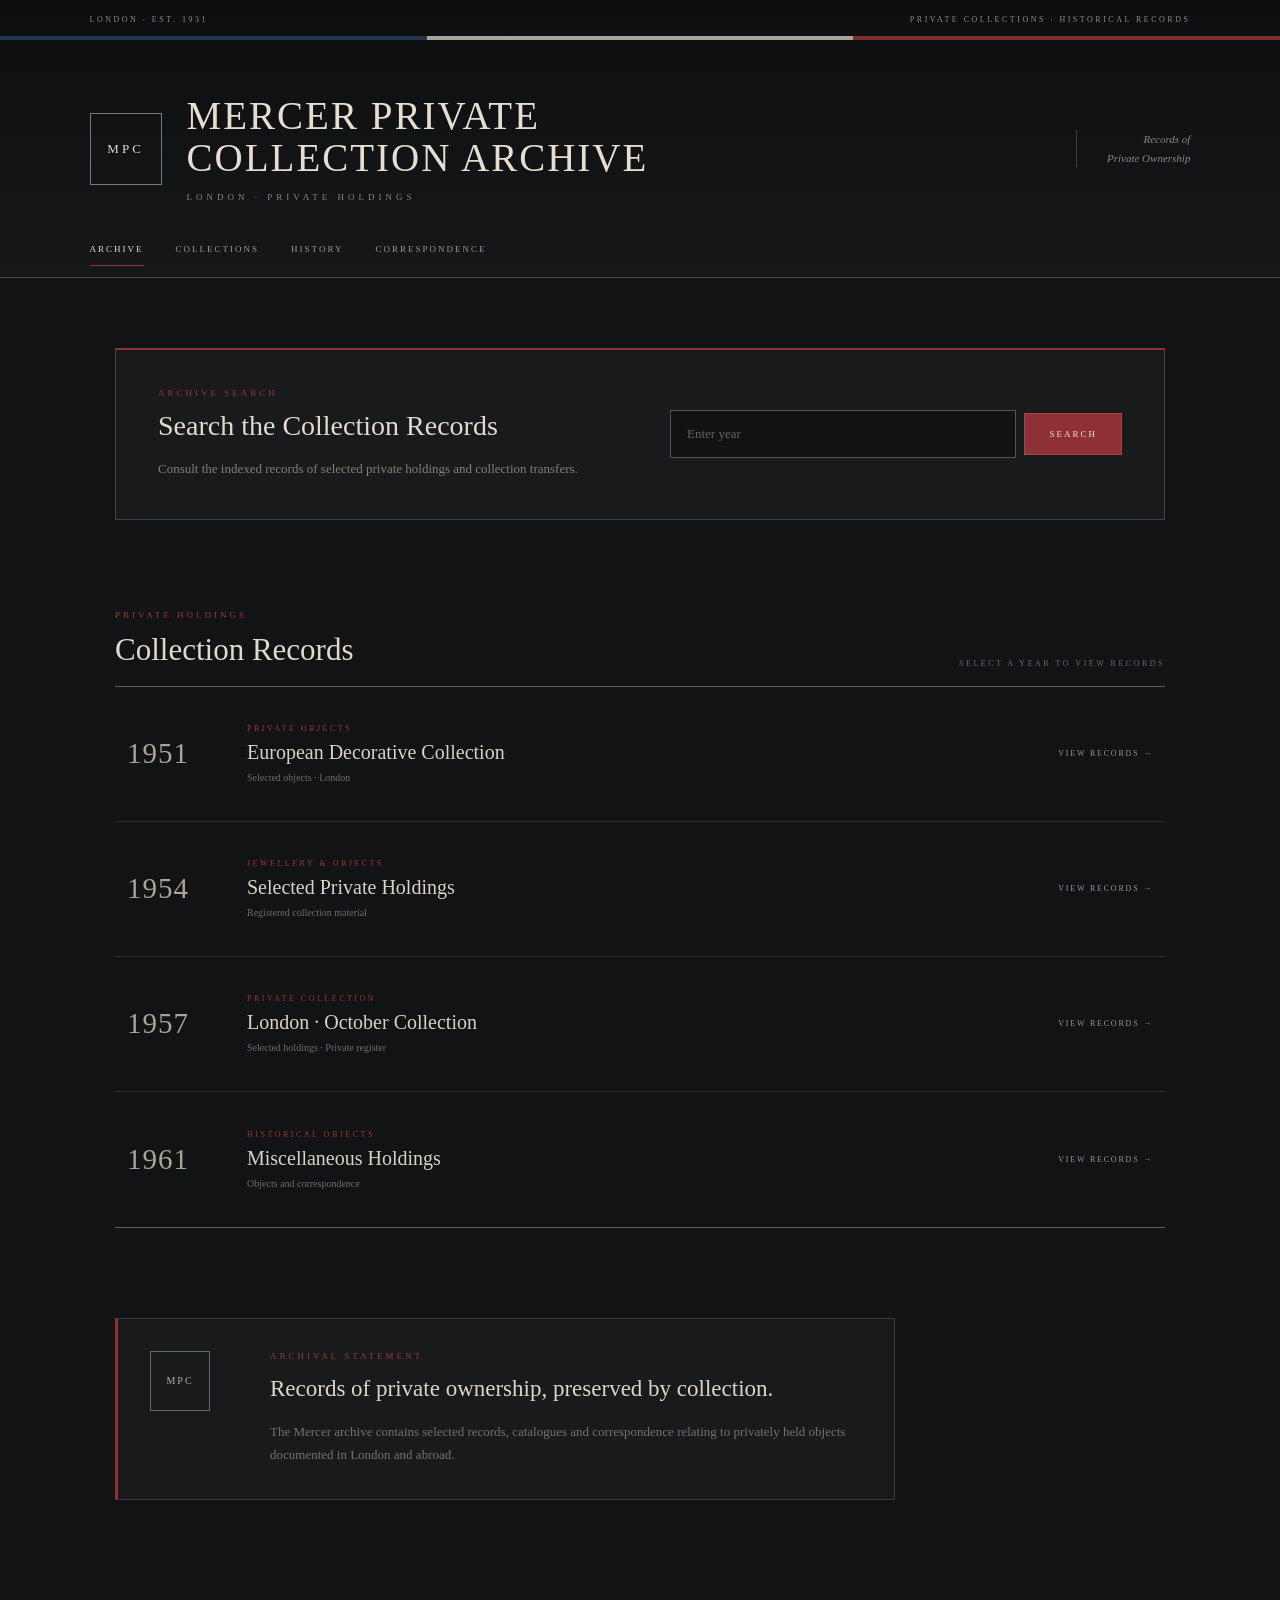
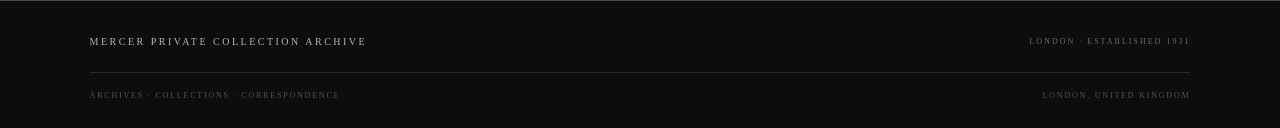
<file: index.html>
<!DOCTYPE html>
<html lang="en">

<head>
    <meta charset="UTF-8">
    <meta name="viewport" content="width=device-width, initial-scale=1.0">

    <title>Mercer Private Collection Archive</title>

    <link rel="stylesheet" href="style.css">
</head>

<body>

<header>

    <div class="top-line">
        <span>LONDON · EST. 1931</span>
        <span>PRIVATE COLLECTIONS · HISTORICAL RECORDS</span>
    </div>

    <div class="british-line">
        <span class="blue"></span>
        <span class="white"></span>
        <span class="red"></span>
    </div>


    <div class="header-content">

        <div class="archive-mark">
            MPC
        </div>

        <div class="title-block">

            <h1>
                Mercer Private<br>
                Collection Archive
            </h1>

            <p>
                LONDON · PRIVATE HOLDINGS
            </p>

        </div>

        <div class="header-note">
            Records of<br>
            Private Ownership
        </div>

    </div>


    <nav>

        <a href="index.html" class="active">
            ARCHIVE
        </a>

        <a href="#">
            COLLECTIONS
        </a>

        <a href="#">
            HISTORY
        </a>

        <a href="#">
            CORRESPONDENCE
        </a>

    </nav>

</header>


<main>


    <!-- ARCHIVE SEARCH -->

    <section class="search-panel">

        <div class="search-intro">

            <p class="eyebrow">
                ARCHIVE SEARCH
            </p>

            <h2>
                Search the Collection Records
            </h2>

            <p class="search-description">
                Consult the indexed records of selected private
                holdings and collection transfers.
            </p>

        </div>


        <div class="search-box">

            <input
                type="text"
                id="yearInput"
                placeholder="Enter year"
            >

            <button onclick="searchArchive()">
                SEARCH
            </button>

        </div>

    </section>


    <p id="searchMessage" class="search-message"></p>



    <!-- COLLECTION RECORDS -->

    <section class="records">

        <div class="section-heading">

            <div>
                <p class="eyebrow">
                    PRIVATE HOLDINGS
                </p>

                <h2>
                    Collection Records
                </h2>
            </div>

            <span>
                SELECT A YEAR TO VIEW RECORDS
            </span>

        </div>


        <div class="record-list">


            <!-- 1951 -->

            <div class="record-entry">

                <div class="record-year">
                    1951
                </div>

                <div class="record-info">

                    <p>
                        PRIVATE OBJECTS
                    </p>

                    <h3>
                        European Decorative Collection
                    </h3>

                    <span>
                        Selected objects · London
                    </span>

                </div>

                <a href="#">
                    VIEW RECORDS →
                </a>

            </div>



            <!-- 1954 -->

            <div class="record-entry">

                <div class="record-year">
                    1954
                </div>

                <div class="record-info">

                    <p>
                        JEWELLERY & OBJECTS
                    </p>

                    <h3>
                        Selected Private Holdings
                    </h3>

                    <span>
                        Registered collection material
                    </span>

                </div>

                <a href="#">
                    VIEW RECORDS →
                </a>

            </div>



            <!-- 1957 -->

            <div class="record-entry">

                <div class="record-year">
                    1957
                </div>

                <div class="record-info">

                    <p>
                        PRIVATE COLLECTION
                    </p>

                    <h3>
                        London · October Collection
                    </h3>

                    <span>
                        Selected holdings · Private register
                    </span>

                </div>

                <a href="catalogue-1957.html">
                    VIEW RECORDS →
                </a>

            </div>



            <!-- 1961 -->

            <div class="record-entry">

                <div class="record-year">
                    1961
                </div>

                <div class="record-info">

                    <p>
                        HISTORICAL OBJECTS
                    </p>

                    <h3>
                        Miscellaneous Holdings
                    </h3>

                    <span>
                        Objects and correspondence
                    </span>

                </div>

                <a href="#">
                    VIEW RECORDS →
                </a>

            </div>

        </div>

    </section>



    <!-- ARCHIVE NOTE -->

    <section class="archive-note">

        <div class="note-mark">
            MPC
        </div>

        <div>

            <p class="eyebrow">
                ARCHIVAL STATEMENT
            </p>

            <h2>
                Records of private ownership,
                preserved by collection.
            </h2>

            <p>
                The Mercer archive contains selected records,
                catalogues and correspondence relating to
                privately held objects documented in London
                and abroad.
            </p>

        </div>

    </section>


</main>



<footer>

    <div class="footer-main">

        <div>
            MERCER PRIVATE COLLECTION ARCHIVE
        </div>

        <span>
            LONDON · ESTABLISHED 1931
        </span>

    </div>


    <div class="footer-bottom">

        <span>
            ARCHIVES · COLLECTIONS · CORRESPONDENCE
        </span>

        <span>
            LONDON, UNITED KINGDOM
        </span>

    </div>

</footer>



<script>

const archive = {

    "1951": "#",

    "1954": "#",

    "1957": "catalogue-1957.html",

    "1961": "#"

};


function searchArchive() {

    const year =
        document.getElementById("yearInput")
        .value
        .trim();

    const message =
        document.getElementById("searchMessage");


    if (archive[year]) {

        if (archive[year] === "#") {

            message.textContent =
                "No digitised catalogue is currently available for this year.";

        } else {

            window.location.href =
                archive[year];

        }

        return;
    }


    message.textContent =
        "No catalogue record was found for this year.";

}


document
    .getElementById("yearInput")
    .addEventListener("keydown", function(event) {

        if (event.key === "Enter") {

            searchArchive();

        }

    });

</script>


</body>
</html>
</file>
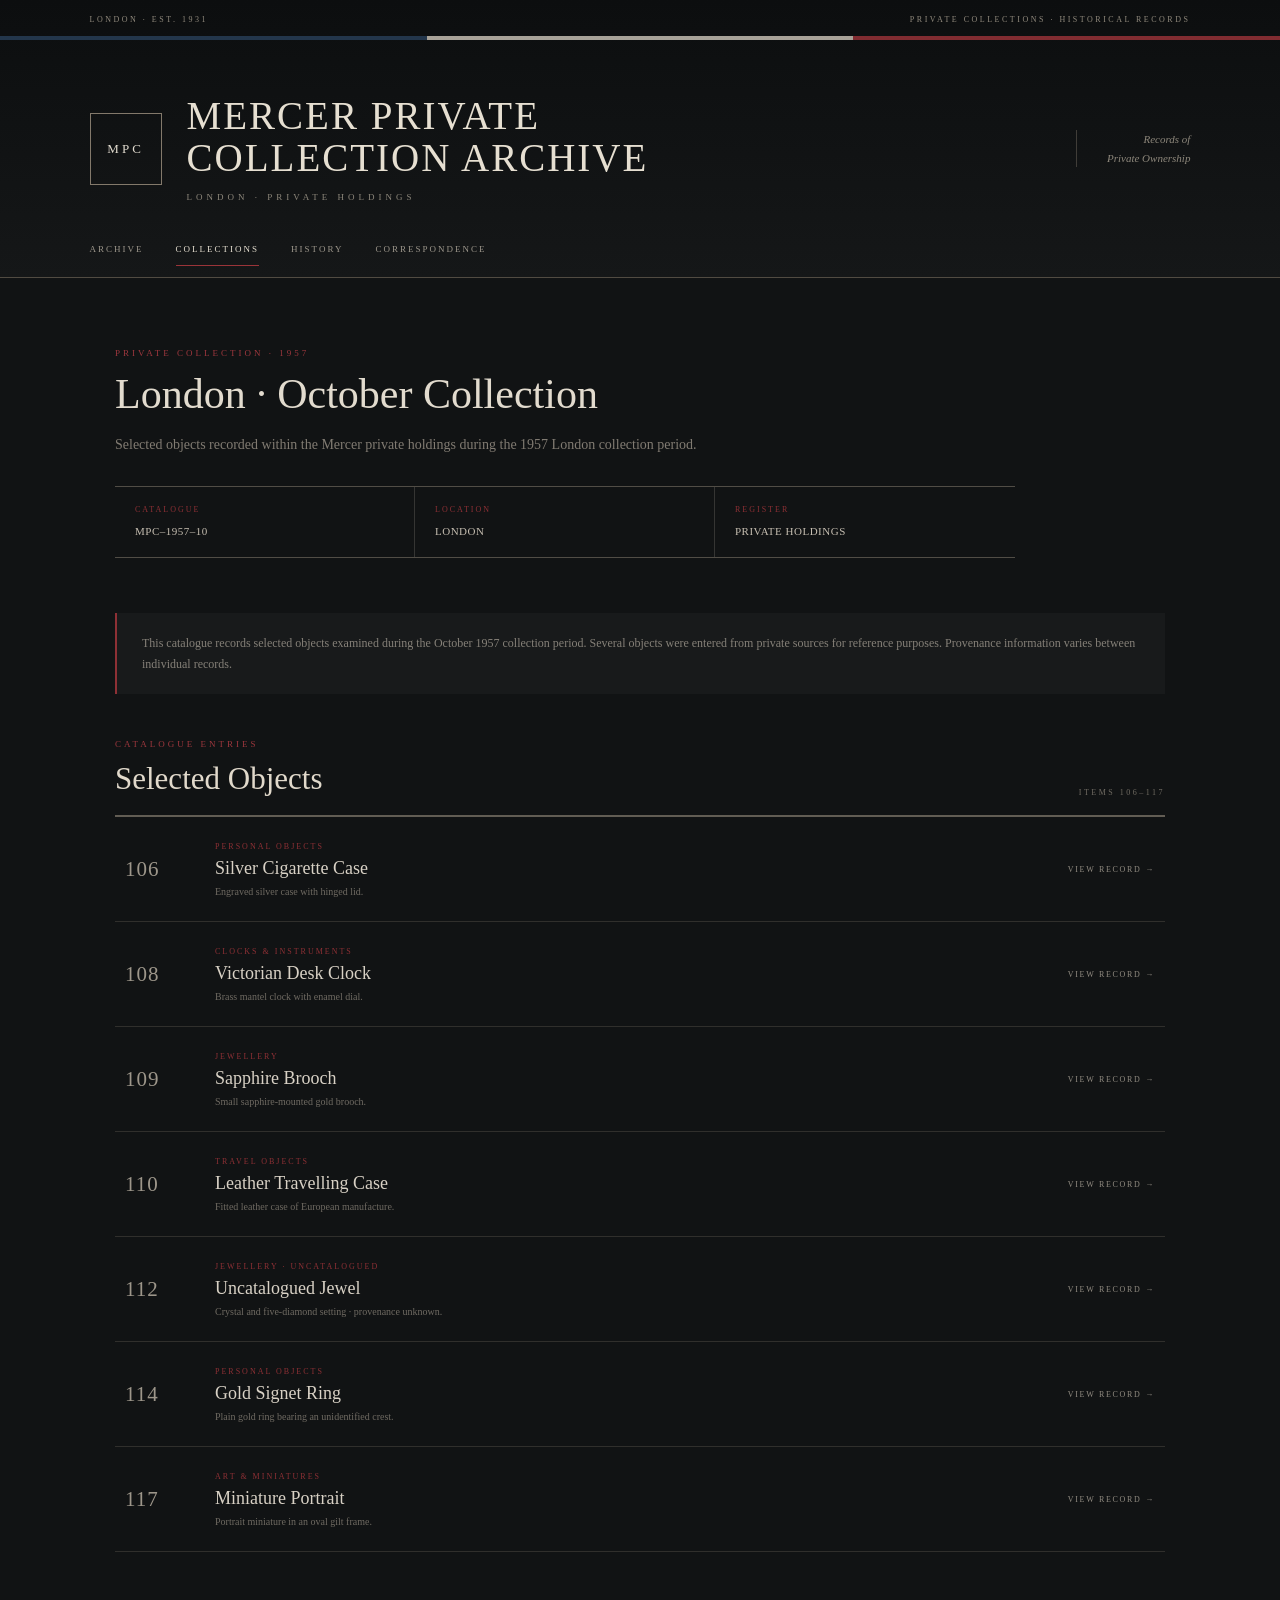
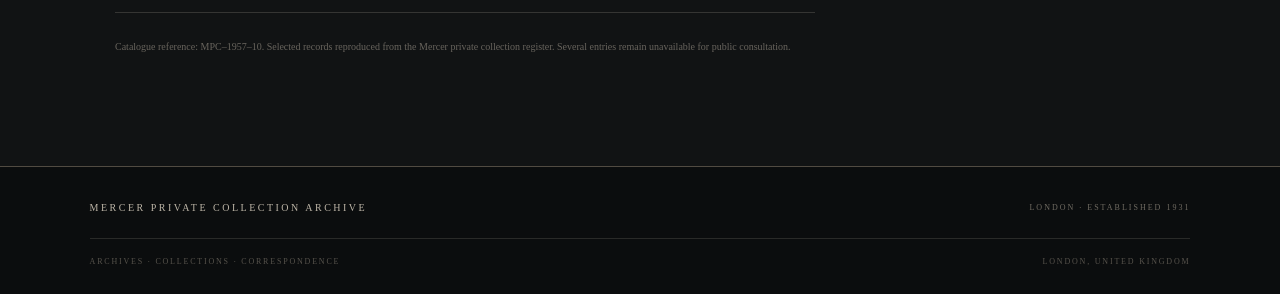
<file: catalogue-1957.html>
<!DOCTYPE html>
<html lang="en">

<head>
    <meta charset="UTF-8">
    <meta name="viewport" content="width=device-width, initial-scale=1.0">

    <title>1957 Catalogue — Mercer Private Collection Archive</title>

    <link rel="stylesheet" href="style.css">

    <style>

        /* =========================================
           1957 CATALOGUE
           ========================================= */

        .catalogue-header {
            max-width: 900px;
            margin-bottom: 55px;
        }

        .catalogue-header h2 {
            margin: 0;

            color: #e2dbce;

            font-size: 42px;
            font-weight: normal;

            line-height: 1.15;
        }

        .catalogue-header .subtitle {
            margin: 14px 0 0;

            color: #817b72;

            font-size: 14px;
            line-height: 1.7;
        }


        /* CATALOGUE IDENTIFICATION */

        .catalogue-meta {
            display: grid;

            grid-template-columns: repeat(3, 1fr);

            margin-top: 30px;

            border-top: 1px solid #514d46;
            border-bottom: 1px solid #514d46;
        }

        .catalogue-meta div {
            padding: 18px 20px;

            border-right: 1px solid #353533;
        }

        .catalogue-meta div:last-child {
            border-right: none;
        }

        .catalogue-meta span {
            display: block;

            margin-bottom: 7px;

            color: #8e3035;

            font-size: 8px;
            letter-spacing: 2px;
        }

        .catalogue-meta strong {
            color: #c6beb1;

            font-size: 11px;
            font-weight: normal;
            letter-spacing: 0.5px;
        }


        /* ARCHIVAL NOTICE */

        .catalogue-notice {
            margin: 45px 0;

            padding: 20px 25px;

            background: #181a1b;

            border-left: 2px solid #8e3035;

            color: #858078;

            font-size: 12px;
            line-height: 1.7;
        }


        /* LOT LIST */

        .lot-list {
            border-top: 1px solid #625d54;
        }

        .lot {
            display: grid;

            grid-template-columns: 90px 1fr 150px;

            align-items: center;

            min-height: 105px;

            padding: 20px 10px;

            border-bottom: 1px solid #302f2c;

            transition: background 0.25s ease;
        }

        .lot:hover {
            background: #181a1b;
        }


        .lot-number {
            color: #9d968a;

            font-size: 21px;
            letter-spacing: 1px;
        }


        .lot-info .category {
            margin: 0 0 7px;

            color: #8e3035;

            font-size: 8px;
            letter-spacing: 2px;

            text-transform: uppercase;
        }


        .lot-info h3 {
            margin: 0;

            color: #d8d1c5;

            font-size: 18px;
            font-weight: normal;
        }


        .lot-info p {
            margin: 7px 0 0;

            color: #6f6a62;

            font-size: 10px;
        }


        .lot > a {
            color: #928c82;

            font-size: 8px;
            letter-spacing: 1.7px;

            text-align: right;

            text-decoration: none;
        }


        .lot > a:hover {
            color: #bd464b;
        }


        /* ITEM 112 */


        /* CATALOGUE FOOTNOTE */

        .catalogue-footnote {
            max-width: 700px;

            margin-top: 60px;

            padding-top: 25px;

            border-top: 1px solid #353533;

            color: #68645d;

            font-size: 10px;
            line-height: 1.8;
        }


        @media (max-width: 700px) {

            .catalogue-header h2 {
                font-size: 34px;
            }

            .catalogue-meta {
                grid-template-columns: 1fr;
            }

            .catalogue-meta div {
                border-right: none;
                border-bottom: 1px solid #353533;
            }

            .catalogue-meta div:last-child {
                border-bottom: none;
            }

            .lot {
                grid-template-columns: 65px 1fr;
                gap: 12px;
            }

            .lot > a {
                grid-column: 2;

                text-align: left;

                margin-top: 8px;
            }

        }

    </style>

</head>


<body>


<header>

    <div class="top-line">
        <span>LONDON · EST. 1931</span>
        <span>PRIVATE COLLECTIONS · HISTORICAL RECORDS</span>
    </div>


    <div class="british-line">
        <span class="blue"></span>
        <span class="white"></span>
        <span class="red"></span>
    </div>


    <div class="header-content">

        <div class="archive-mark">
            MPC
        </div>

        <div class="title-block">

            <h1>
                Mercer Private<br>
                Collection Archive
            </h1>

            <p>
                LONDON · PRIVATE HOLDINGS
            </p>

        </div>

        <div class="header-note">
            Records of<br>
            Private Ownership
        </div>

    </div>


    <nav>

        <a href="index.html">
            ARCHIVE
        </a>

        <a href="catalogue-1957.html" class="active">
            COLLECTIONS
        </a>

        <a href="#">
            HISTORY
        </a>

        <a href="#">
            CORRESPONDENCE
        </a>

    </nav>

</header>



<main>


    <div class="catalogue-header">

        <p class="eyebrow">
            PRIVATE COLLECTION · 1957
        </p>

        <h2>
            London · October Collection
        </h2>

        <p class="subtitle">
            Selected objects recorded within the Mercer private
            holdings during the 1957 London collection period.
        </p>


        <div class="catalogue-meta">

            <div>

                <span>CATALOGUE</span>

                <strong>
                    MPC–1957–10
                </strong>

            </div>


            <div>

                <span>LOCATION</span>

                <strong>
                    LONDON
                </strong>

            </div>


            <div>

                <span>REGISTER</span>

                <strong>
                    PRIVATE HOLDINGS
                </strong>

            </div>

        </div>

    </div>



    <div class="catalogue-notice">

        This catalogue records selected objects examined during
        the October 1957 collection period. Several objects were
        entered from private sources for reference purposes.
        Provenance information varies between individual records.

    </div>



    <section>

        <div class="section-heading">

            <div>

                <p class="eyebrow">
                    CATALOGUE ENTRIES
                </p>

                <h2>
                    Selected Objects
                </h2>

            </div>

            <span>
                ITEMS 106–117
            </span>

        </div>



        <div class="lot-list">


            <!-- ITEM 106 -->

            <div class="lot">

                <div class="lot-number">
                    106
                </div>

                <div class="lot-info">

                    <p class="category">
                        PERSONAL OBJECTS
                    </p>

                    <h3>
                        Silver Cigarette Case
                    </h3>

                    <p>
                        Engraved silver case with hinged lid.
                    </p>

                </div>

                <a href="#">
                    VIEW RECORD →
                </a>

            </div>



            <!-- ITEM 108 -->

            <div class="lot">

                <div class="lot-number">
                    108
                </div>

                <div class="lot-info">

                    <p class="category">
                        CLOCKS & INSTRUMENTS
                    </p>

                    <h3>
                        Victorian Desk Clock
                    </h3>

                    <p>
                        Brass mantel clock with enamel dial.
                    </p>

                </div>

                <a href="#">
                    VIEW RECORD →
                </a>

            </div>



            <!-- ITEM 109 -->

            <div class="lot">

                <div class="lot-number">
                    109
                </div>

                <div class="lot-info">

                    <p class="category">
                        JEWELLERY
                    </p>

                    <h3>
                        Sapphire Brooch
                    </h3>

                    <p>
                        Small sapphire-mounted gold brooch.
                    </p>

                </div>

                <a href="#">
                    VIEW RECORD →
                </a>

            </div>



            <!-- ITEM 110 -->

            <div class="lot">

                <div class="lot-number">
                    110
                </div>

                <div class="lot-info">

                    <p class="category">
                        TRAVEL OBJECTS
                    </p>

                    <h3>
                        Leather Travelling Case
                    </h3>

                    <p>
                        Fitted leather case of European manufacture.
                    </p>

                </div>

                <a href="#">
                    VIEW RECORD →
                </a>

            </div>



            <!-- ITEM 112 — IMPORTANT -->

            <div class="lot">

                <div class="lot-number">
                    112
                </div>

                <div class="lot-info">

                    <p class="category">
                        JEWELLERY · UNCATALOGUED
                    </p>

                    <h3>
                        Uncatalogued Jewel
                    </h3>

                    <p>
                        Crystal and five-diamond setting · provenance unknown.
                    </p>

                </div>

                <a href="record-1957.html?item=112">
                    VIEW RECORD →
                </a>

            </div>



            <!-- ITEM 114 -->

            <div class="lot">

                <div class="lot-number">
                    114
                </div>

                <div class="lot-info">

                    <p class="category">
                        PERSONAL OBJECTS
                    </p>

                    <h3>
                        Gold Signet Ring
                    </h3>

                    <p>
                        Plain gold ring bearing an unidentified crest.
                    </p>

                </div>

                <a href="#">
                    VIEW RECORD →
                </a>

            </div>



            <!-- ITEM 117 -->

            <div class="lot">

                <div class="lot-number">
                    117
                </div>

                <div class="lot-info">

                    <p class="category">
                        ART & MINIATURES
                    </p>

                    <h3>
                        Miniature Portrait
                    </h3>

                    <p>
                        Portrait miniature in an oval gilt frame.
                    </p>

                </div>

                <a href="#">
                    VIEW RECORD →
                </a>

            </div>


        </div>

    </section>



    <p class="catalogue-footnote">

        Catalogue reference: MPC–1957–10.
        Selected records reproduced from the Mercer private
        collection register. Several entries remain unavailable
        for public consultation.

    </p>


</main>



<footer>

    <div class="footer-main">

        <div>
            MERCER PRIVATE COLLECTION ARCHIVE
        </div>

        <span>
            LONDON · ESTABLISHED 1931
        </span>

    </div>


    <div class="footer-bottom">

        <span>
            ARCHIVES · COLLECTIONS · CORRESPONDENCE
        </span>

        <span>
            LONDON, UNITED KINGDOM
        </span>

    </div>

</footer>


</body>
</html>
</file>
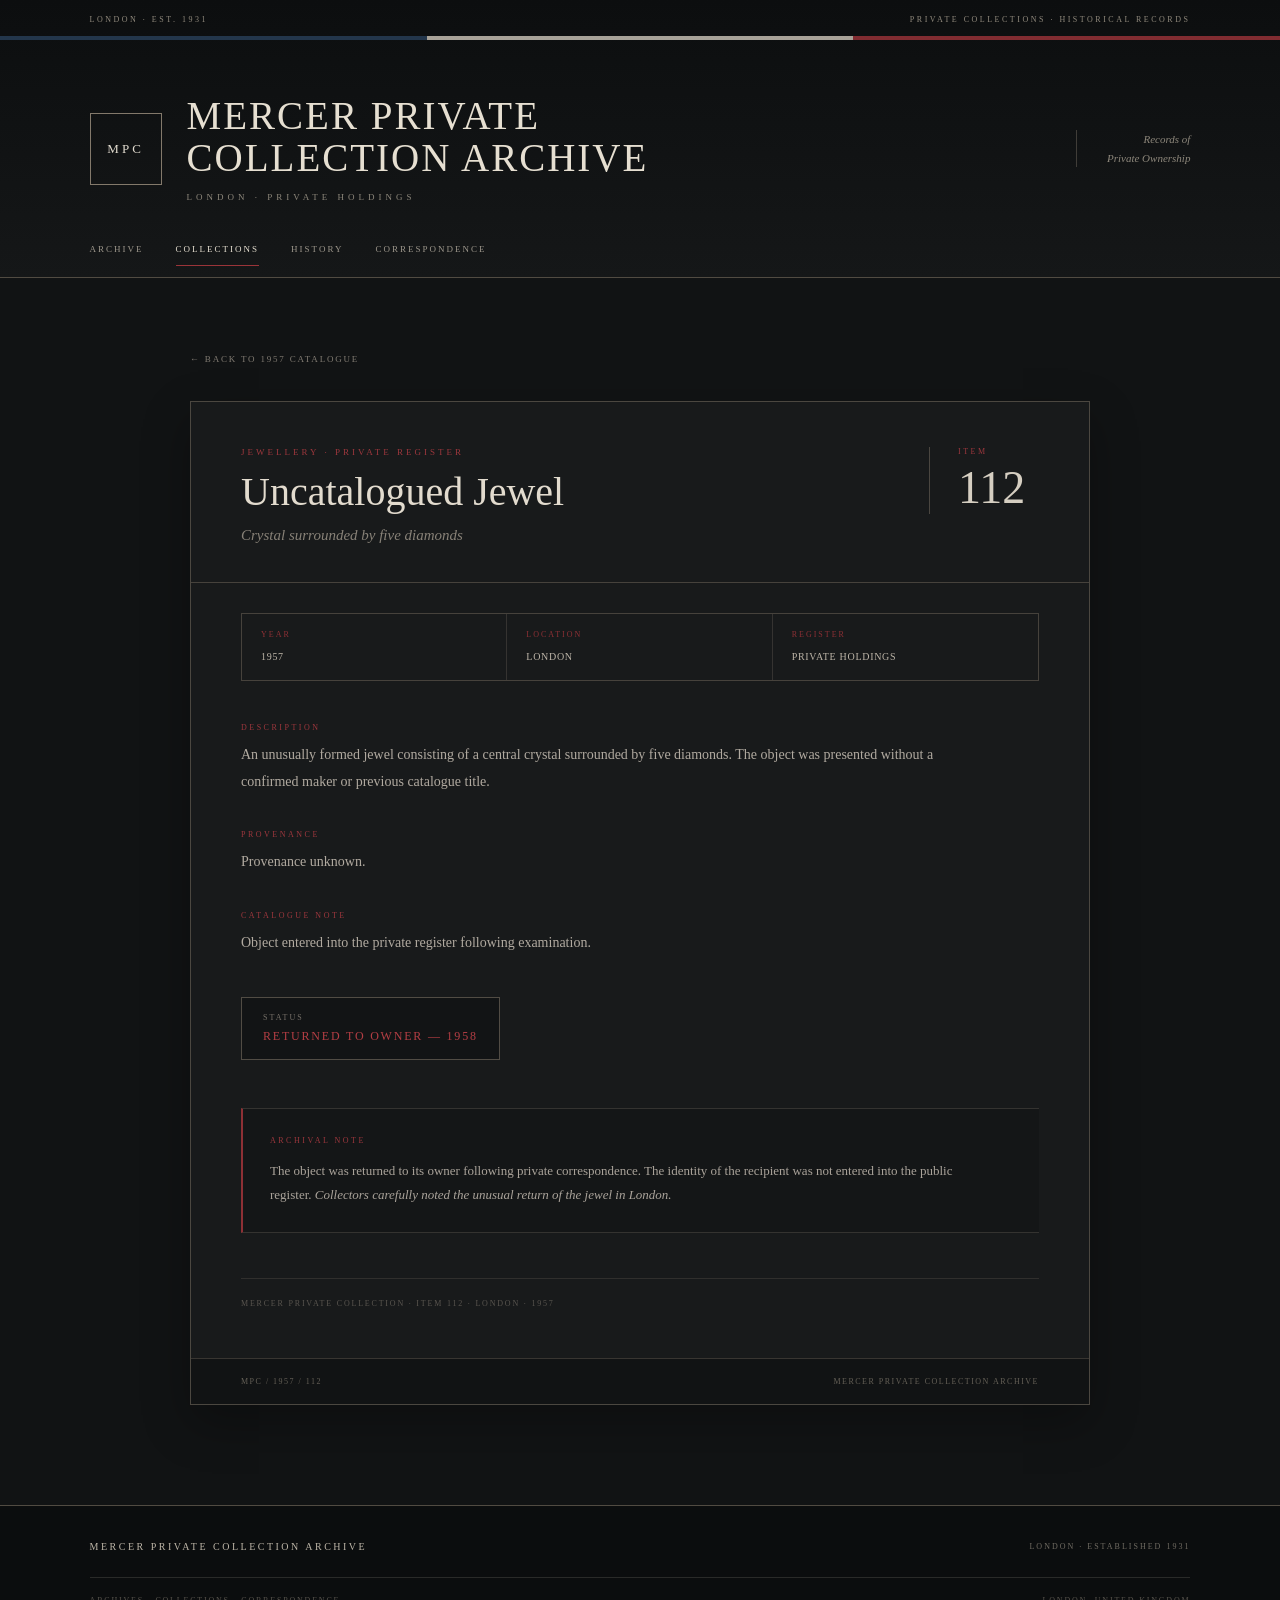
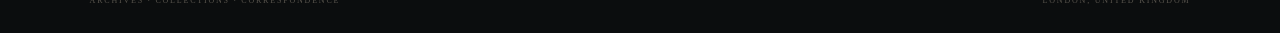
<file: record-1957.html>
<!DOCTYPE html>
<html lang="en">

<head>
    <meta charset="UTF-8">
    <meta name="viewport" content="width=device-width, initial-scale=1.0">

    <title>Item 112 — Mercer Private Collection Archive</title>

    <link rel="stylesheet" href="style.css">

    <style>

        /* =========================================
           1957 RECORD PAGE
           ========================================= */

        .record-wrapper {
            max-width: 900px;
            margin: 0 auto;
        }


        .record-back {
            margin-bottom: 35px;
        }

        .record-back a {
            color: #817b72;

            font-size: 9px;
            letter-spacing: 1.8px;

            text-decoration: none;
        }

        .record-back a:hover {
            color: #bd464b;
        }


        /* RECORD CARD */

        .record-card {
            background: #181a1b;

            border: 1px solid #4b4740;

            box-shadow:
                0 18px 45px rgba(0, 0, 0, 0.28);
        }


        /* TOP */

        .record-top {
            display: flex;

            justify-content: space-between;
            align-items: flex-start;

            gap: 40px;

            padding: 45px 50px 38px;

            border-bottom: 1px solid #46423c;
        }


        .record-heading {
            flex: 1;
        }


        .record-heading .eyebrow {
            margin-bottom: 12px;
        }


        .record-heading h2 {
            margin: 0;

            color: #e2dbce;

            font-size: 40px;
            font-weight: normal;

            line-height: 1.15;
        }


        .record-subtitle {
            margin: 12px 0 0;

            color: #878177;

            font-size: 15px;

            font-style: italic;
        }


        /* ITEM NUMBER */

        .record-number {
            min-width: 110px;

            padding-left: 28px;

            border-left: 1px solid #4a4640;
        }


        .record-number span {
            display: block;

            margin-bottom: 5px;

            color: #9d373d;

            font-size: 8px;
            letter-spacing: 2.5px;
        }


        .record-number strong {
            color: #d5cec1;

            font-family: Georgia, "Times New Roman", serif;

            font-size: 46px;
            font-weight: normal;
        }


        /* META */

        .record-meta {
            display: grid;

            grid-template-columns: repeat(3, 1fr);

            margin: 30px 50px 0;

            border: 1px solid #46423c;
        }


        .record-meta div {
            padding: 16px 19px;

            border-right: 1px solid #353331;
        }


        .record-meta div:last-child {
            border-right: none;
        }


        .record-meta span {
            display: block;

            margin-bottom: 7px;

            color: #8e3035;

            font-size: 8px;
            letter-spacing: 2px;
        }


        .record-meta strong {
            color: #bdb5a8;

            font-size: 10px;
            font-weight: normal;

            letter-spacing: 0.7px;
        }


        /* CONTENT */

        .record-content {
            padding: 42px 50px 50px;
        }


        .record-section {
            margin-bottom: 35px;
        }


        .record-section .label {
            margin: 0 0 10px;

            color: #9d373d;

            font-size: 8px;
            letter-spacing: 2.5px;

            text-transform: uppercase;
        }


        .record-section p:not(.label) {
            max-width: 720px;

            margin: 0;

            color: #b1aaa0;

            font-size: 14px;

            line-height: 1.9;
        }


        /* STATUS */

        .record-status {
            display: inline-flex;

            flex-direction: column;

            gap: 7px;

            margin: 5px 0 38px;

            padding: 15px 21px;

            background: #121415;

            border: 1px solid #514c44;
        }


        .record-status span {
            color: #777169;

            font-size: 8px;
            letter-spacing: 2px;
        }


        .record-status strong {
            color: #b43e44;

            font-size: 12px;
            font-weight: normal;

            letter-spacing: 1.8px;
        }


        /* ARCHIVAL NOTE */

        .archival-note {
            margin-top: 10px;

            padding: 25px 27px;

            background: #141617;

            border-left: 2px solid #8e3035;

            border-top: 1px solid #343330;
            border-bottom: 1px solid #343330;
        }


        .archival-note .label {
            margin: 0 0 11px;

            color: #9d373d;

            font-size: 8px;
            letter-spacing: 2.5px;
        }


        .archival-note p {
            max-width: 700px;

            margin: 0;

            color: #aaa39a;

            font-size: 13px;

            line-height: 1.85;
        }


        /* SUBTLE CARD */

        .collector-mark {
            margin-top: 45px;

            padding-top: 20px;

            border-top: 1px solid #302f2d;

            color: #59554f;

            font-size: 8px;
            letter-spacing: 1.8px;

            text-transform: uppercase;
        }


        /* FOOTER */

        .record-footer {
            display: flex;

            justify-content: space-between;

            gap: 20px;

            padding: 18px 50px;

            background: #111314;

            border-top: 1px solid #383531;

            color: #656057;

            font-size: 8px;
            letter-spacing: 1.5px;
        }


        @media (max-width: 700px) {

            .record-top {
                flex-direction: column;

                padding: 35px 25px;
            }


            .record-heading h2 {
                font-size: 32px;
            }


            .record-number {
                padding-left: 0;

                border-left: none;
            }


            .record-meta {
                grid-template-columns: 1fr;

                margin-left: 25px;
                margin-right: 25px;
            }


            .record-meta div {
                border-right: none;

                border-bottom: 1px solid #353331;
            }


            .record-meta div:last-child {
                border-bottom: none;
            }


            .record-content {
                padding: 35px 25px;
            }


            .record-footer {
                flex-direction: column;

                padding-left: 25px;
                padding-right: 25px;
            }

        }

    </style>

</head>


<body>


<header>

    <div class="top-line">
        <span>LONDON · EST. 1931</span>
        <span>PRIVATE COLLECTIONS · HISTORICAL RECORDS</span>
    </div>


    <div class="british-line">
        <span class="blue"></span>
        <span class="white"></span>
        <span class="red"></span>
    </div>


    <div class="header-content">

        <div class="archive-mark">
            MPC
        </div>

        <div class="title-block">

            <h1>
                Mercer Private<br>
                Collection Archive
            </h1>

            <p>
                LONDON · PRIVATE HOLDINGS
            </p>

        </div>

        <div class="header-note">
            Records of<br>
            Private Ownership
        </div>

    </div>


    <nav>

        <a href="index.html">
            ARCHIVE
        </a>

        <a href="catalogue-1957.html" class="active">
            COLLECTIONS
        </a>

        <a href="#">
            HISTORY
        </a>

        <a href="#">
            CORRESPONDENCE
        </a>

    </nav>

</header>



<main>


    <div class="record-wrapper">


        <div class="record-back">

            <a href="catalogue-1957.html">
                ← BACK TO 1957 CATALOGUE
            </a>

        </div>



        <article class="record-card">


            <!-- HEADER -->

            <div class="record-top">

                <div class="record-heading">

                    <p class="eyebrow">
                        JEWELLERY · PRIVATE REGISTER
                    </p>

                    <h2>
                        Uncatalogued Jewel
                    </h2>

                    <p class="record-subtitle">
                        Crystal surrounded by five diamonds
                    </p>

                </div>


                <div class="record-number">

                    <span>
                        ITEM
                    </span>

                    <strong>
                        112
                    </strong>

                </div>

            </div>



            <!-- META -->

            <div class="record-meta">

                <div>

                    <span>YEAR</span>

                    <strong>
                        1957
                    </strong>

                </div>


                <div>

                    <span>LOCATION</span>

                    <strong>
                        LONDON
                    </strong>

                </div>


                <div>

                    <span>REGISTER</span>

                    <strong>
                        PRIVATE HOLDINGS
                    </strong>

                </div>

            </div>



            <!-- CONTENT -->

            <div class="record-content">


                <section class="record-section">

                    <p class="label">
                        DESCRIPTION
                    </p>

                    <p>
                        An unusually formed jewel consisting of a
                        central crystal surrounded by five diamonds.
                        The object was presented without a confirmed
                        maker or previous catalogue title.
                    </p>

                </section>



                <section class="record-section">

                    <p class="label">
                        PROVENANCE
                    </p>

                    <p>
                        Provenance unknown.
                    </p>

                </section>



                <section class="record-section">

                    <p class="label">
                        CATALOGUE NOTE
                    </p>

                    <p>
                        Object entered into the private register
                        following examination.
                    </p>

                </section>



                <div class="record-status">

                    <span>
                        STATUS
                    </span>

                    <strong>
                        RETURNED TO OWNER — 1958
                    </strong>

                </div>



                <!-- IMPORTANT HIDDEN CLUE -->

                <section class="archival-note">

                    <p class="label">
                        ARCHIVAL NOTE
                    </p>

                    <p>
                        The object was returned to its owner following
                        private correspondence. The identity of the
                        recipient was not entered into the public register.
                        <em>Collectors carefully noted the unusual return of
                        the jewel in London.</em>
                    </p>

                </section>



                <div class="collector-mark">

                    Mercer Private Collection ·
                    Item 112 · London · 1957

                </div>


            </div>



            <!-- FOOTER -->

            <div class="record-footer">

                <span>
                    MPC / 1957 / 112
                </span>

                <span>
                    MERCER PRIVATE COLLECTION ARCHIVE
                </span>

            </div>


        </article>


    </div>


</main>



<footer>

    <div class="footer-main">

        <div>
            MERCER PRIVATE COLLECTION ARCHIVE
        </div>

        <span>
            LONDON · ESTABLISHED 1931
        </span>

    </div>


    <div class="footer-bottom">

        <span>
            ARCHIVES · COLLECTIONS · CORRESPONDENCE
        </span>

        <span>
            LONDON, UNITED KINGDOM
        </span>

    </div>

</footer>


</body>
</html>
</file>
<file: style.css>
/* =========================================
   MERCER PRIVATE COLLECTION ARCHIVE
   LONDON · EST. 1931
   ========================================= */

* {
    box-sizing: border-box;
}

html {
    scroll-behavior: smooth;
}

body {
    margin: 0;
    background: #111314;
    color: #ddd8cc;
    font-family: Georgia, "Times New Roman", serif;
}


/* =========================================
   HEADER
   ========================================= */

header {
    background:
        linear-gradient(
            180deg,
            #0c0e0f 0%,
            #151718 100%
        );

    border-bottom: 1px solid #514b42;
}


/* TOP LINE */

.top-line {
    display: flex;
    justify-content: space-between;

    padding: 15px 7% 12px;

    color: #918a7d;

    font-size: 8px;
    letter-spacing: 2.5px;
    text-transform: uppercase;
}


/* BRITISH-INSPIRED ACCENT */

.british-line {
    display: flex;
    height: 4px;
    opacity: 0.9;
}

.british-line .blue {
    flex: 1;
    background: #263b52;
}

.british-line .white {
    flex: 1;
    background: #b9b3a7;
}

.british-line .red {
    flex: 1;
    background: #8e3035;
}


/* HEADER CONTENT */

.header-content {
    display: flex;
    align-items: center;

    gap: 25px;

    padding: 55px 7% 42px;
}


.archive-mark {
    width: 72px;
    height: 72px;

    display: flex;
    align-items: center;
    justify-content: center;

    flex-shrink: 0;

    border: 1px solid #83796b;

    color: #e2dccf;

    font-size: 13px;
    letter-spacing: 3px;
}


.title-block {
    flex: 1;
}


.title-block h1 {
    margin: 0;

    color: #e6dfd1;

    font-size: 39px;
    font-weight: normal;
    line-height: 1.08;

    letter-spacing: 2px;

    text-transform: uppercase;
}


.title-block p {
    margin: 13px 0 0;

    color: #8d877b;

    font-size: 9px;
    letter-spacing: 4px;
}


.header-note {
    padding-left: 30px;

    border-left: 1px solid #403d38;

    color: #8d877b;

    font-size: 11px;
    font-style: italic;
    line-height: 1.7;

    text-align: right;
}


/* =========================================
   NAVIGATION
   ========================================= */

nav {
    display: flex;
    gap: 32px;

    padding: 0 7% 23px;
}


nav a {
    position: relative;

    color: #9c968b;

    font-size: 9px;
    letter-spacing: 2px;

    text-decoration: none;
}


nav a:hover,
nav a.active {
    color: #e5ded0;
}


nav a.active::after {
    content: "";

    position: absolute;

    left: 0;
    right: 0;
    bottom: -12px;

    height: 1px;

    background: #9b3439;
}


/* =========================================
   MAIN
   ========================================= */

main {
    max-width: 1120px;

    margin: 0 auto;

    padding: 70px 35px 100px;
}


/* =========================================
   SEARCH
   ========================================= */

.search-panel {
    display: grid;

    grid-template-columns: 1fr 1fr;

    gap: 60px;

    padding: 38px 42px;

    background: #181a1b;

    border: 1px solid #45423d;

    border-top: 2px solid #8e3035;
}


.eyebrow {
    margin: 0 0 12px;

    color: #9d373d;

    font-size: 9px;
    letter-spacing: 3px;

    text-transform: uppercase;
}


.search-panel h2 {
    margin: 0;

    color: #e2dbce;

    font-size: 28px;
    font-weight: normal;
}


.search-description {
    max-width: 500px;

    margin: 15px 0 0;

    color: #858078;

    font-size: 13px;
    line-height: 1.8;
}


/* SEARCH BOX */

.search-box {
    display: flex;
    align-items: center;

    gap: 8px;

    align-self: center;
}


.search-box input {
    width: 100%;

    padding: 15px 16px;

    background: #101213;

    border: 1px solid #5a554c;

    color: #e4ded2;

    font-family: Georgia, "Times New Roman", serif;

    font-size: 13px;

    outline: none;
}


.search-box input::placeholder {
    color: #69645c;
}


.search-box input:focus {
    border-color: #9d373d;
}


.search-box button {
    padding: 15px 24px;

    background: #8e3035;

    border: 1px solid #a84448;

    color: #f0e9dc;

    font-family: Georgia, "Times New Roman", serif;

    font-size: 9px;

    letter-spacing: 2px;

    cursor: pointer;
}


.search-box button:hover {
    background: #a13a3f;
}


.search-message {
    margin: 15px 0 0;

    color: #a84448;

    font-size: 10px;
    letter-spacing: 1px;
}


/* =========================================
   RECORDS
   ========================================= */

.records {
    margin-top: 90px;
}


.section-heading {
    display: flex;

    justify-content: space-between;
    align-items: end;

    padding-bottom: 18px;

    border-bottom: 1px solid #625d54;
}


.section-heading h2 {
    margin: 0;

    color: #e1d9cb;

    font-size: 31px;
    font-weight: normal;
}


.section-heading > span {
    color: #716c63;

    font-size: 8px;
    letter-spacing: 2.5px;
}


/* RECORD LIST */

.record-list {
    border-bottom: 1px solid #625d54;
}


.record-entry {
    display: grid;

    grid-template-columns: 120px 1fr 150px;

    align-items: center;

    min-height: 135px;

    padding: 22px 12px;

    border-bottom: 1px solid #302f2c;

    transition: background 0.25s ease;
}


.record-entry:last-child {
    border-bottom: none;
}


.record-entry:hover {
    background: #181a1b;
}


/* FEATURED YEAR */

.record-entry.featured {
    border-left: 2px solid #8e3035;

    padding-left: 22px;

    background:
        linear-gradient(
            90deg,
            rgba(142, 48, 53, 0.08),
            transparent
        );
}


.record-year {
    color: #aaa396;

    font-size: 29px;

    letter-spacing: 1px;
}


.record-info {
    padding-right: 30px;
}


.record-info p {
    margin: 0 0 8px;

    color: #9d373d;

    font-size: 8px;
    letter-spacing: 2.5px;
}


.record-info h3 {
    margin: 0;

    color: #d9d2c6;

    font-size: 20px;
    font-weight: normal;
}


.record-info span {
    display: block;

    margin-top: 8px;

    color: #716d66;

    font-size: 10px;
}


.record-entry > a {
    color: #9c968b;

    font-size: 8px;
    letter-spacing: 1.8px;

    text-align: right;

    text-decoration: none;
}


.record-entry > a:hover {
    color: #c14a4e;
}


/* =========================================
   ARCHIVE NOTE
   ========================================= */

.archive-note {
    display: grid;

    grid-template-columns: 90px 1fr;

    gap: 30px;

    max-width: 780px;

    margin-top: 90px;

    padding: 32px;

    background: #181a1b;

    border: 1px solid #3e3c38;

    border-left: 3px solid #8e3035;
}


.note-mark {
    width: 60px;
    height: 60px;

    display: flex;
    align-items: center;
    justify-content: center;

    border: 1px solid #6a6359;

    color: #b9b0a1;

    font-size: 10px;
    letter-spacing: 2px;
}


.archive-note h2 {
    max-width: 580px;

    margin: 0;

    color: #ddd5c7;

    font-size: 23px;
    font-weight: normal;

    line-height: 1.4;
}


.archive-note p:not(.eyebrow) {
    max-width: 620px;

    margin: 15px 0 0;

    color: #77726a;

    font-size: 13px;
    line-height: 1.8;
}


/* =========================================
   FOOTER
   ========================================= */

footer {
    background: #0b0d0e;

    border-top: 1px solid #514b42;

    padding: 35px 7% 28px;
}


.footer-main {
    display: flex;

    justify-content: space-between;

    align-items: center;
}


.footer-main div {
    color: #bdb5a7;

    font-size: 10px;
    letter-spacing: 2.5px;
}


.footer-main span {
    color: #716c63;

    font-size: 8px;
    letter-spacing: 2px;
}


.footer-bottom {
    display: flex;

    justify-content: space-between;

    margin-top: 25px;
    padding-top: 18px;

    border-top: 1px solid #292a28;

    color: #57534c;

    font-size: 8px;
    letter-spacing: 1.8px;
}


/* =========================================
   MOBILE
   ========================================= */

@media (max-width: 760px) {

    .top-line {
        flex-direction: column;

        gap: 7px;

        padding-left: 20px;
        padding-right: 20px;
    }


    .header-content {
        padding: 40px 20px 30px;

        align-items: flex-start;
    }


    .archive-mark {
        width: 55px;
        height: 55px;

        font-size: 10px;
    }


    .title-block h1 {
        font-size: 25px;
    }


    .title-block p {
        font-size: 7px;
        letter-spacing: 2px;
    }


    .header-note {
        display: none;
    }


    nav {
        padding-left: 20px;
        padding-right: 20px;

        gap: 20px;

        flex-wrap: wrap;
    }


    main {
        padding: 45px 20px 70px;
    }


    .search-panel {
        grid-template-columns: 1fr;

        gap: 30px;

        padding: 28px 25px;
    }


    .search-panel h2 {
        font-size: 24px;
    }


    .search-box {
        width: 100%;
    }


    .section-heading {
        flex-direction: column;

        align-items: flex-start;

        gap: 12px;
    }


    .section-heading h2 {
        font-size: 27px;
    }


    .record-entry {
        grid-template-columns: 75px 1fr;

        gap: 15px;

        padding: 25px 5px;
    }


    .record-year {
        font-size: 23px;
    }


    .record-info h3 {
        font-size: 17px;
    }


    .record-entry > a {
        grid-column: 2;

        text-align: left;

        margin-top: 5px;
    }


    .archive-note {
        grid-template-columns: 1fr;

        gap: 20px;

        padding: 25px;
    }


    .footer-main,
    .footer-bottom {
        flex-direction: column;

        align-items: flex-start;

        gap: 10px;
    }

}
</file>
